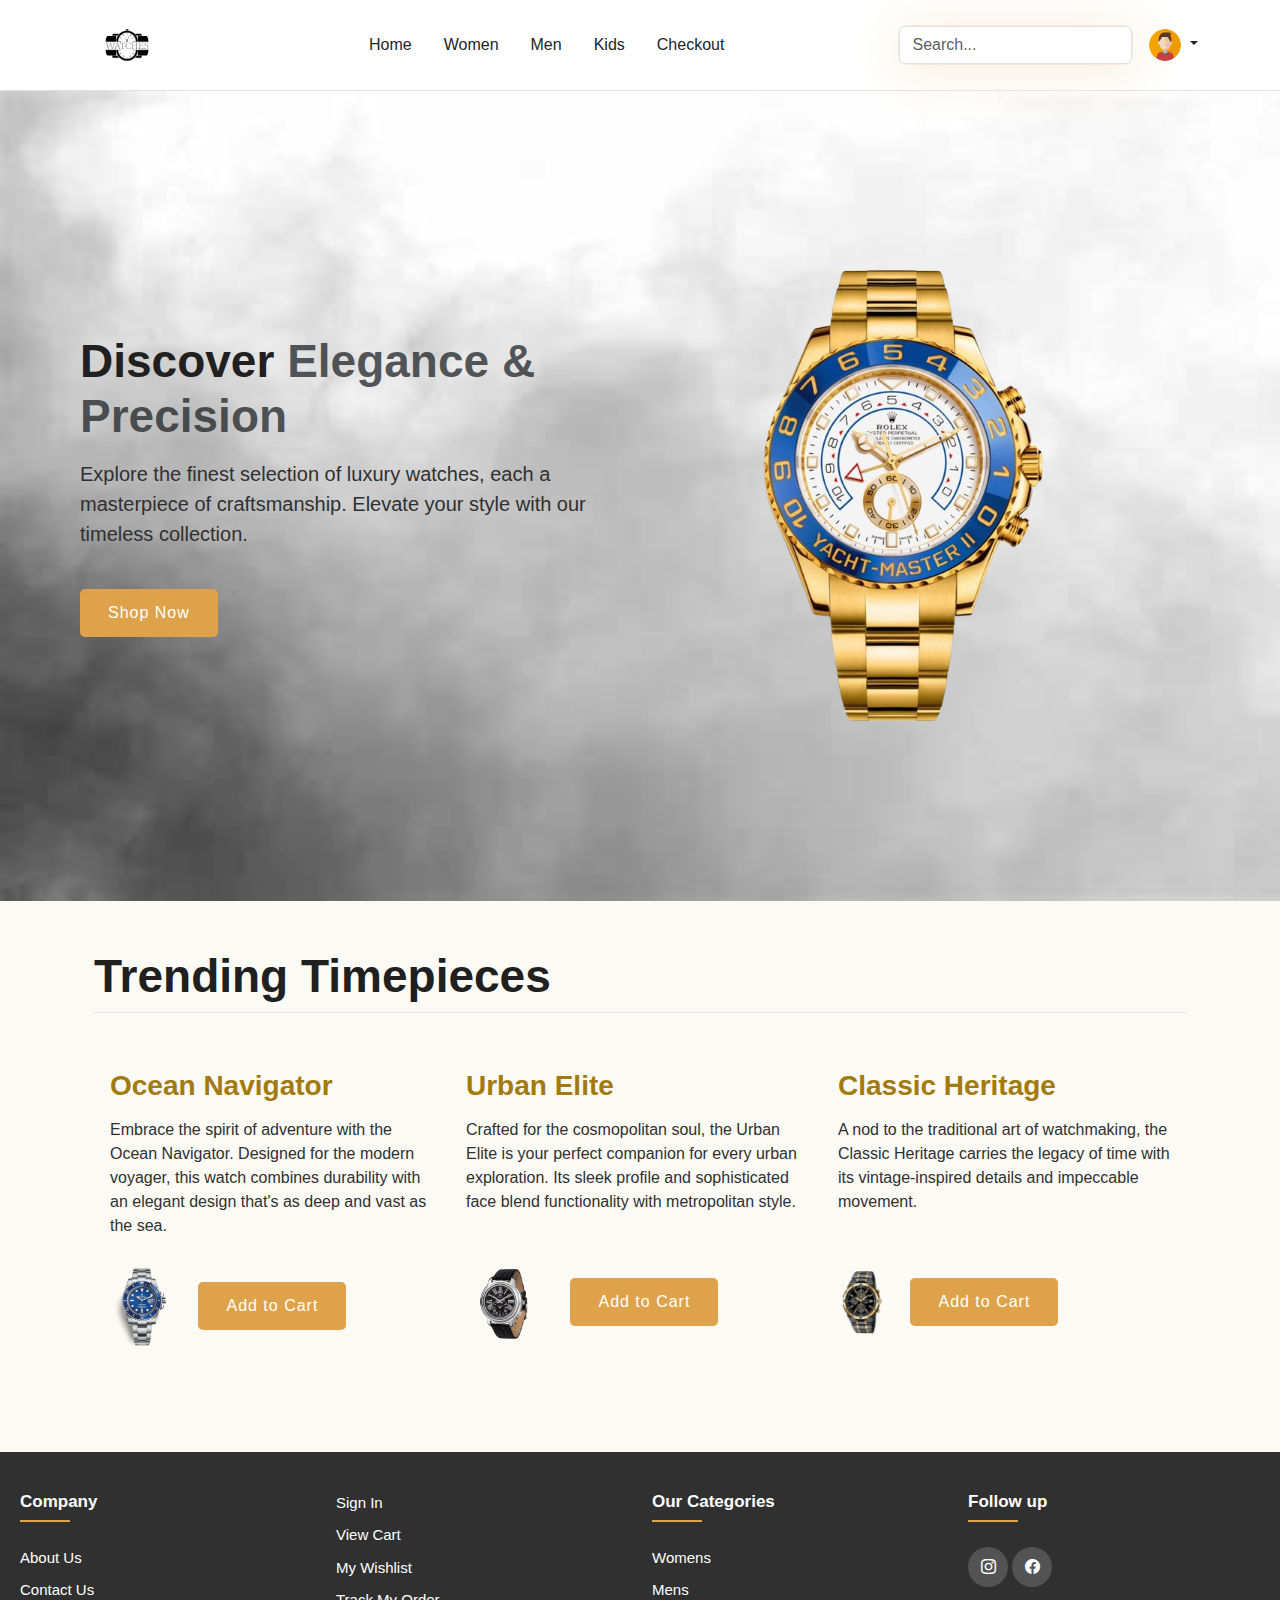
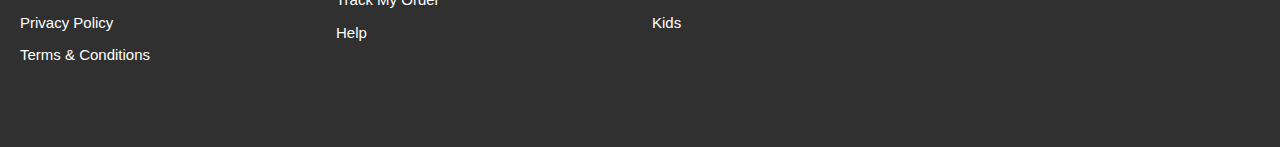
<file: index.html>
<!doctype html>
<html lang="en">
  <head>
    <meta charset="UTF-8" />
    <meta name="viewport" content="width=device-width, initial-scale=1.0" />
    <title>Ecommerce</title>
    <link rel="icon" href="images/logo2.png" />
    <link href="https://cdn.jsdelivr.net/npm/bootstrap@5.1.3/dist/css/bootstrap.min.css" rel="stylesheet">
    <link
      rel="stylesheet"
      href="https://cdn.jsdelivr.net/npm/bootstrap-icons@1.11.3/font/bootstrap-icons.min.css"
    />
    <link rel="stylesheet" href="css/style.css" />
  </head>
  <body>
    <header
      class="d-flex flex-wrap align-items-center justify-content-center justify-content-md-between border-bottom headbg"
    >
      <div class="container">
        <div
          class="d-flex flex-wrap align-items-center justify-content-center justify-content-lg-start"
        >
          <a
            href="/"
            class="d-flex align-items-center col-md-3 mb-2 mb-md-0 text-dark text-decoration-none"
          >
            <img
              src="images/logo2.png"
              alt="logo"
              width="90"
              role="img"
              aria-label="Bootstrap"
            />
            <svg
              class="bi me-2"
              width="40"
              height="32"
              role="img"
              aria-label="Bootstrap"
            >
              <use xlink:href="#bootstrap"></use>
            </svg>
          </a>
          <ul
            class="nav col-12 col-lg-auto me-lg-auto mb-2 justify-content-center mb-md-0"
          >
            <li class="nav-item nav-custom">
              <a href="index.html" class="nav-link px-2 link-dark">Home</a>
            </li>
            <li class="nav-item nav-custom">
              <a href="product.html" class="nav-link px-2 link-dark">Women</a>
            </li>
            <li class="nav-item nav-custom">
              <a href="product.html" class="nav-link px-2 link-dark">Men</a>
            </li>
            <li class="nav-item nav-custom">
              <a href="product.html" class="nav-link px-2 link-dark">Kids</a>
            </li>
            <li class="nav-item nav-custom">
              <a href="checkout.html" class="nav-link px-2 link-dark"
                >Checkout</a
              >
            </li>
          </ul>
          <form class="col-12 col-lg-auto mb-3 mb-lg-0 me-lg-3">
            <input
              type="search"
              class="form-control"
              placeholder="Search..."
              aria-label="Search"
            />
          </form>

          <div class="dropdown text-end">
            <a
              href="#"
              class="d-block link-dark text-decoration-none dropdown-toggle"
              id="dropdownUser1"
              data-bs-toggle="dropdown"
              aria-expanded="false"
            >
              <img
                src="images/profile.png"
                alt="mdo"
                width="32"
                height="32"
                class="rounded-circle"
              />
            </a>
            <ul
              class="dropdown-menu text-small"
              aria-labelledby="dropdownUser1"
            >
              <li>
                <a class="dropdown-item" href="register.html">Register</a>
              </li>
              <li><a class="dropdown-item" href="cart.html">Cart</a></li>
              <li><a class="dropdown-item" href="#">Settings</a></li>
              <li><a class="dropdown-item" href="#">Profile</a></li>
              <li>
                <hr class="dropdown-divider" />
              </li>

              <li>
                <a class="dropdown-item" href="login.html">Sign In</a>
              </li>
              <li><a class="dropdown-item" href="#">Sign out</a></li>
            </ul>
          </div>
        </div>
      </div>
    </header>
    <section class="hero">
      <div class="row featurette">
        <div class="col-md-6">
          <br /><br /><br />
          <h2 class="featurette-heading">
            Discover
            <span class="text-muted">Elegance & Precision</span>
          </h2>
          <p class="lead">
            Explore the finest selection of luxury watches, each a masterpiece
            of craftsmanship. Elevate your style with our timeless collection.
          </p>
          <a
            href="product.html"
            class="button text-decoration-none"
            data-aos="zoom-in-up"
            data-aos-easing="linear"
            >Shop Now</a
          >
        </div>
        <div class="col-8 col-sm-6">
          <img src="./images/watch.png" alt="watchhome" id="heroimage" />
        </div>
      </div>
    </section>
    <section class="hsb">
      <div class="container px-4 py-5" id="hanging-icons">
        <h2 class="pb-2 border-bottom">Trending Timepieces</h2>
        <div class="row g-4 py-5 row-cols-1 row-cols-lg-3">
          <div class="col d-flex align-items-start">
            <div
              class="icon-square bg-light text-dark flex-shrink-0 me-3"
            ></div>
            <div>
              <h3 class="home-h3">Ocean Navigator</h3>
              <p>
                Embrace the spirit of adventure with the Ocean Navigator.
                Designed for the modern voyager, this watch combines durability
                with an elegant design that's as deep and vast as the sea.
              </p>
              <img src="images/watch05.png" alt="homewatch" id="homewatch1" />
              <a
                href="cart.html"
                class="button text-decoration-none"
                data-aos="zoom-in-up"
                data-aos-easing="linear"
                >Add to Cart</a
              >
            </div>
          </div>
          <div>
            <h3 class="home-h3">Urban Elite</h3>
            <p>
              Crafted for the cosmopolitan soul, the Urban Elite is your perfect
              companion for every urban exploration. Its sleek profile and
              sophisticated face blend functionality with metropolitan style.
            </p>
            <br />
            <img src="images/watch06.png" alt="homewatch" id="homewatch2" />
            <a
              href="cart.html"
              class="button text-decoration-none"
              data-aos="zoom-in-up"
              data-aos-easing="linear"
              >Add to Cart</a
            >
          </div>
          <div>
            <h3 class="home-h3">Classic Heritage</h3>
            <p>
              A nod to the traditional art of watchmaking, the Classic Heritage
              carries the legacy of time with its vintage-inspired details and
              impeccable movement.
            </p>
            <br />
            <img src="images/watch04.png" alt="homewatch" id="homewatch3" />
            <a
              href="cart.html"
              class="button text-decoration-none"
              data-aos="zoom-in-up"
              data-aos-easing="linear"
              >Add to Cart</a
            >
          </div>
        </div>
      </div>
    </section>
    <footer>
      <section class="footer container-fluid">
        <div class="row">
          <div class="footer-col col-md-3">
            <h4>Company</h4>
            <a href="#" class="text-decoration-none">About Us</a>
            <a href="#" class="text-decoration-none">Contact Us</a>
            <a href="#" class="text-decoration-none">Privacy Policy</a>
            <a href="#" class="text-decoration-none">Terms & Conditions</a>
          </div>
          <div class="footer-col col-md-3">
            <a href="#" class="text-decoration-none">Sign In</a>
            <a href="#" class="text-decoration-none">View Cart</a>
            <a href="#" class="text-decoration-none">My Wishlist</a>
            <a href="#" class="text-decoration-none">Track My Order</a>
            <a href="#" class="text-decoration-none">Help</a>
          </div>
          <div class="footer-col col-md-3">
            <h4>Our Categories</h4>
            <a href="#" class="text-decoration-none">Womens</a>
            <a href="#" class="text-decoration-none">Mens</a>
            <a href="#" class="text-decoration-none">Kids</a>
          </div>
          <div class="footer-col col-md-3">
            <h4>Follow up</h4>
            <div class="social-links">
              <a href="https://www.instagram.com/"
                ><i class="bi bi-instagram"></i
              ></a>
              <a href="https://www.facebook.com/"
                ><i class="bi bi-facebook"></i
              ></a>
            </div>
          </div>
        </div>
      </section>
    </footer>
    <script
      src="https://cdn.jsdelivr.net/npm/bootstrap@5.3.3/dist/js/bootstrap.bundle.min.js"
      integrity="sha384-YvpcrYf0tY3lHB60NNkmXc5s9fDVZLESaAA55NDzOxhy9GkcIdslK1eN7N6jIeHz"
      crossorigin="anonymous"
    ></script>
  </body>
</html>
</file>
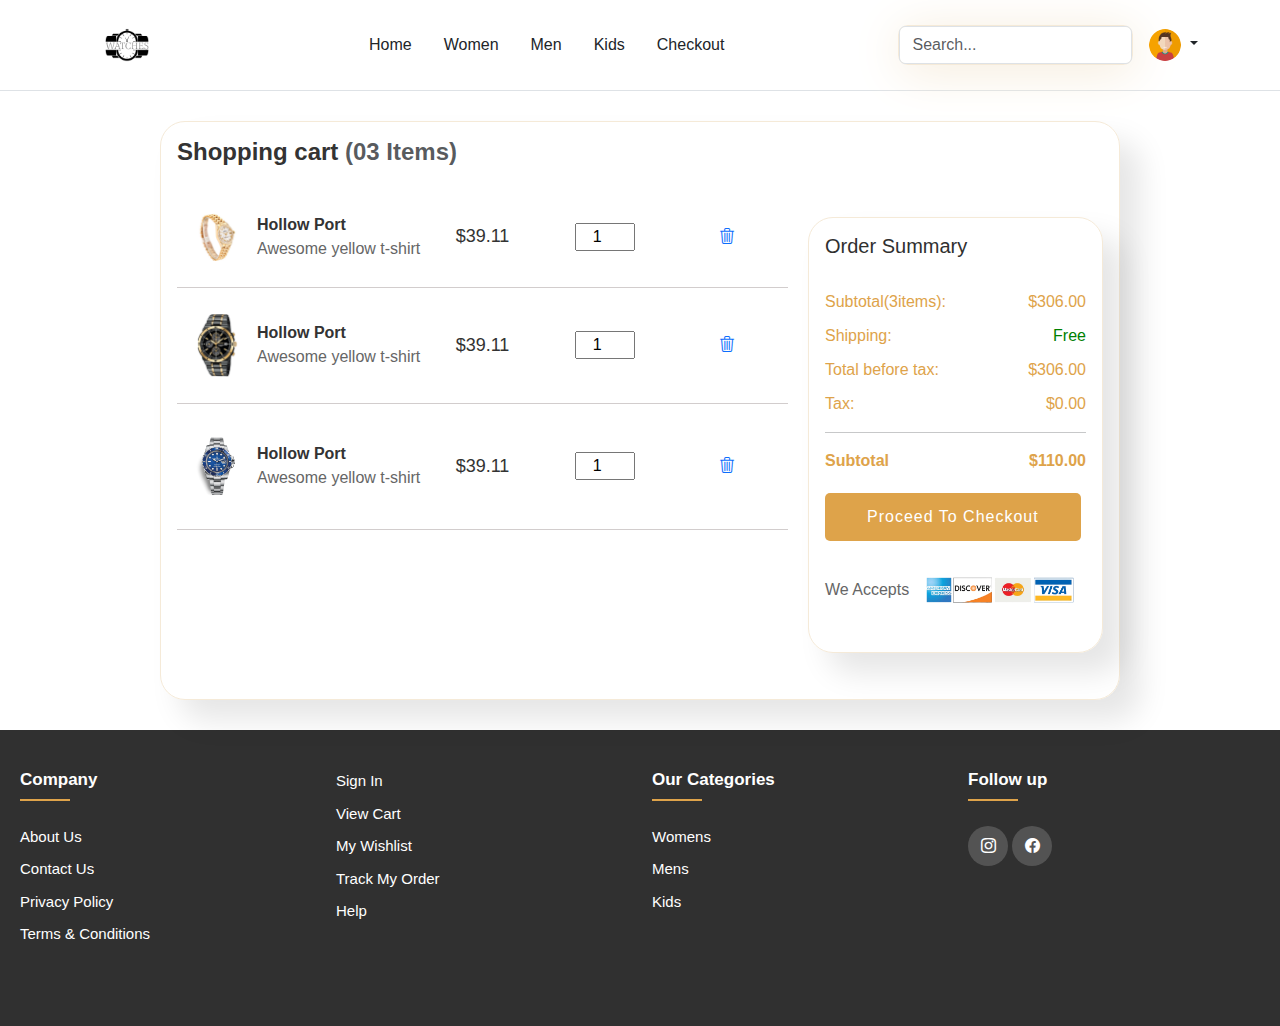
<file: cart.html>
<!doctype html>
<html lang="en">
  <head>
    <meta charset="UTF-8" />
    <meta name="viewport" content="width=device-width, initial-scale=1.0" />
    <title>Ecommerce</title>
    <link rel="icon" href="images/logo2.png" />
    <link
      href="https://cdn.jsdelivr.net/npm/bootstrap@5.1.3/dist/css/bootstrap.min.css"
      rel="stylesheet"
    />
    <link
      rel="stylesheet"
      href="https://cdn.jsdelivr.net/npm/bootstrap-icons@1.11.3/font/bootstrap-icons.min.css"
    />
    <link rel="stylesheet" href="css/style.css" />
  </head>
  <body>
    <header
      class="d-flex flex-wrap align-items-center justify-content-center justify-content-md-between border-bottom headbg"
    >
      <div class="container">
        <div
          class="d-flex flex-wrap align-items-center justify-content-center justify-content-lg-start"
        >
          <a
            href="/"
            class="d-flex align-items-center col-md-3 mb-2 mb-md-0 text-dark text-decoration-none"
          >
            <img
              src="images/logo2.png"
              alt="logo"
              width="90"
              role="img"
              aria-label="Bootstrap"
            />
            <svg
              class="bi me-2"
              width="40"
              height="32"
              role="img"
              aria-label="Bootstrap"
            >
              <use xlink:href="#bootstrap"></use>
            </svg>
          </a>
          <ul
            class="nav col-12 col-lg-auto me-lg-auto mb-2 justify-content-center mb-md-0"
          >
            <li class="nav-item nav-custom">
              <a href="index.html" class="nav-link px-2 link-dark">Home</a>
            </li>
            <li class="nav-item nav-custom">
              <a href="product.html" class="nav-link px-2 link-dark">Women</a>
            </li>
            <li class="nav-item nav-custom">
              <a href="product.html" class="nav-link px-2 link-dark">Men</a>
            </li>
            <li class="nav-item nav-custom">
              <a href="product.html" class="nav-link px-2 link-dark">Kids</a>
            </li>
            <li class="nav-item nav-custom">
              <a href="checkout.html" class="nav-link px-2 link-dark"
                >Checkout</a
              >
            </li>
          </ul>
          <form class="col-12 col-lg-auto mb-3 mb-lg-0 me-lg-3">
            <input
              type="search"
              class="form-control"
              placeholder="Search..."
              aria-label="Search"
            />
          </form>

          <div class="dropdown text-end">
            <a
              href="#"
              class="d-block link-dark text-decoration-none dropdown-toggle"
              id="dropdownUser1"
              data-bs-toggle="dropdown"
              aria-expanded="false"
            >
              <img
                src="images/profile.png"
                alt="mdo"
                width="32"
                height="32"
                class="rounded-circle"
              />
            </a>
            <ul
              class="dropdown-menu text-small"
              aria-labelledby="dropdownUser1"
            >
              <li>
                <a class="dropdown-item" href="register.html">Register</a>
              </li>
              <li><a class="dropdown-item" href="cart.html">Cart</a></li>
              <li><a class="dropdown-item" href="#">Settings</a></li>
              <li><a class="dropdown-item" href="#">Profile</a></li>
              <li>
                <hr class="dropdown-divider" />
              </li>

              <li>
                <a class="dropdown-item" href="login.html">Sign In</a>
              </li>
              <li><a class="dropdown-item" href="#">Sign out</a></li>
            </ul>
          </div>
        </div>
      </div>
    </header>
    <main>
      <div class="cart-container productCol-cart">
        <h2 class="cart-heading">
          Shopping cart <span class="text-muted">(03 Items)</span>
        </h2>
        <div class="cart-content">
          <div class="cart-items">
            <div class="cart-item">
              <div class="product-info">
                <img
                  src="images/watch03.jpeg"
                  alt="Hollow Port"
                  class="cartProduct"
                />
                <div class="product-details">
                  <span class="product-name">Hollow Port</span>
                  <span class="product-description"
                    >Awesome yellow t-shirt</span
                  >
                </div>
              </div>
              <div class="product-pricing">
                <span class="price">$39.11</span>
              </div>
              <div class="product-quantity">
                <input type="number" value="1" class="quantity-input" />
              </div>
              <div class="product-removal">
                <a href="#"><i class="bi bi-trash3"></i></a>
              </div>
            </div>
            <div class="cart-item">
              <div class="product-info">
                <img
                  src="images/watch04.png"
                  alt="Hollow Port"
                  class="cartProduct"
                />
                <div class="product-details">
                  <span class="product-name">Hollow Port</span>
                  <span class="product-description"
                    >Awesome yellow t-shirt</span
                  >
                </div>
              </div>
              <div class="product-pricing">
                <span class="price">$39.11</span>
              </div>
              <div class="product-quantity">
                <input type="number" value="1" class="quantity-input" />
              </div>
              <div class="product-removal">
                <a href="#"><i class="bi bi-trash3"></i></a>
              </div>
            </div>
            <div class="cart-item">
              <div class="product-info">
                <img
                  src="images/watch05.png"
                  alt="Hollow Port"
                  class="cartProduct"
                />
                <div class="product-details">
                  <span class="product-name">Hollow Port</span>
                  <span class="product-description"
                    >Awesome yellow t-shirt</span
                  >
                </div>
              </div>
              <div class="product-pricing">
                <span class="price">$39.11</span>
              </div>
              <div class="product-quantity">
                <input type="number" value="1" class="quantity-input" />
              </div>
              <div class="product-removal">
                <a href="#"><i class="bi bi-trash3"></i></a>
              </div>
            </div>
          </div>
          <div class="cart-container productCol-cart">
            <h4>Order Summary</h4>
            <br />
            <div class="total-section">
              <div class="subtotal">
                <span class="label">Subtotal(3items):</span>
                <span class="amount">$306.00</span>
              </div>
              <div class="subtotal">
                <span class="label">Shipping:</span>
                <span id="freeText">Free</span>
              </div>
              <div class="subtotal">
                <span class="label">Total before tax:</span>
                <span class="amount">$306.00</span>
              </div>
              <div class="subtotal">
                <span class="label">Tax:</span>
                <span class="amount">$0.00</span>
              </div>
              <hr />
              <div class="total">
                <span class="label">Subtotal</span>
                <span class="amount">$110.00</span>
              </div>
              <a href="checkout.html" class="button-p3">Proceed To Checkout</a>
              <div class="payment-methods">
                <br />
                We Accepts
                <img src="images/weaccept.png" alt="..." id="cartImage" />
              </div>
            </div>
          </div>
        </div>
      </div>
    </main>
    <footer>
      <section class="footer container-fluid">
        <div class="row">
          <div class="footer-col col-md-3">
            <h4>Company</h4>
            <a href="#" class="text-decoration-none">About Us</a>
            <a href="#" class="text-decoration-none">Contact Us</a>
            <a href="#" class="text-decoration-none">Privacy Policy</a>
            <a href="#" class="text-decoration-none">Terms & Conditions</a>
          </div>
          <div class="footer-col col-md-3">
            <a href="#" class="text-decoration-none">Sign In</a>
            <a href="#" class="text-decoration-none">View Cart</a>
            <a href="#" class="text-decoration-none">My Wishlist</a>
            <a href="#" class="text-decoration-none">Track My Order</a>
            <a href="#" class="text-decoration-none">Help</a>
          </div>
          <div class="footer-col col-md-3">
            <h4>Our Categories</h4>
            <a href="#" class="text-decoration-none">Womens</a>
            <a href="#" class="text-decoration-none">Mens</a>
            <a href="#" class="text-decoration-none">Kids</a>
          </div>
          <div class="footer-col col-md-3">
            <h4>Follow up</h4>
            <div class="social-links">
              <a href="https://www.instagram.com/"
                ><i class="bi bi-instagram"></i
              ></a>
              <a href="https://www.facebook.com/"
                ><i class="bi bi-facebook"></i
              ></a>
            </div>
          </div>
        </div>
      </section>
    </footer>
    <script
      src="https://cdn.jsdelivr.net/npm/bootstrap@5.3.3/dist/js/bootstrap.bundle.min.js"
      integrity="sha384-YvpcrYf0tY3lHB60NNkmXc5s9fDVZLESaAA55NDzOxhy9GkcIdslK1eN7N6jIeHz"
      crossorigin="anonymous"
    ></script>
  </body>
</html>
</file>
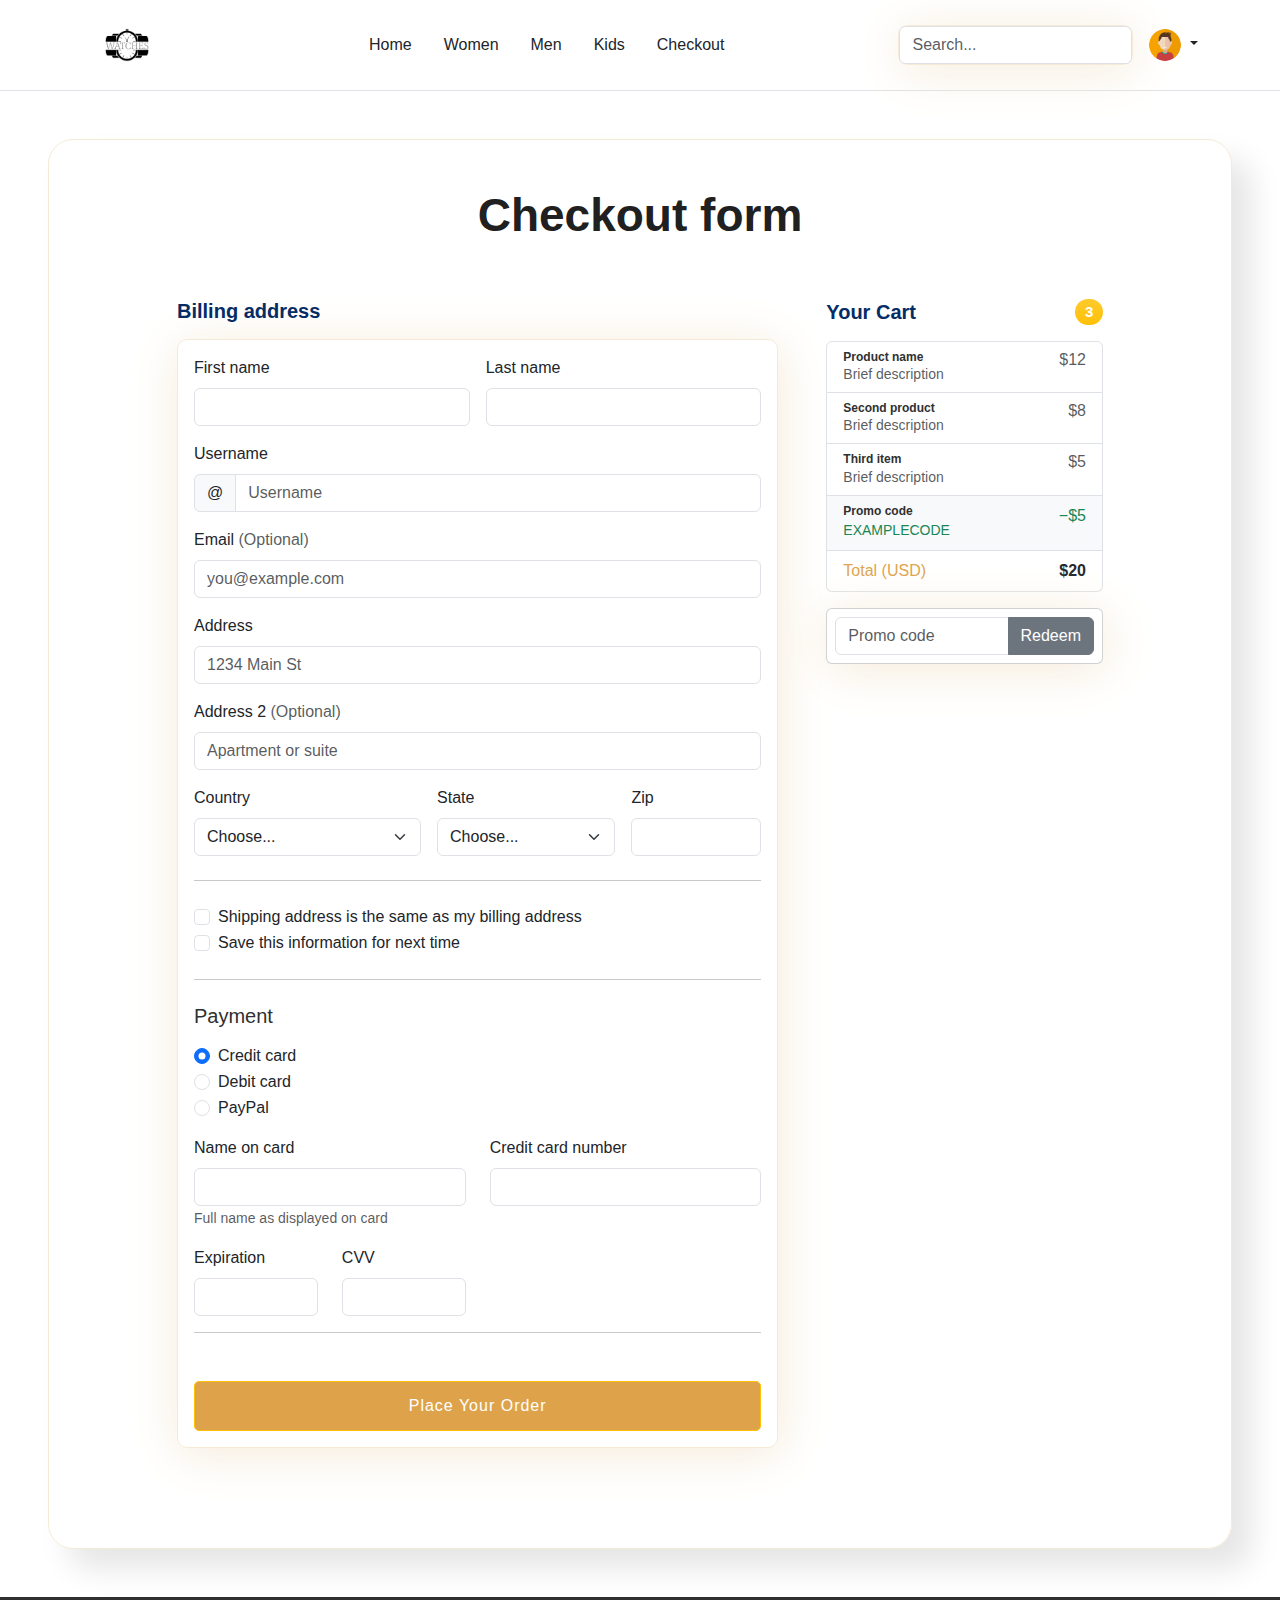
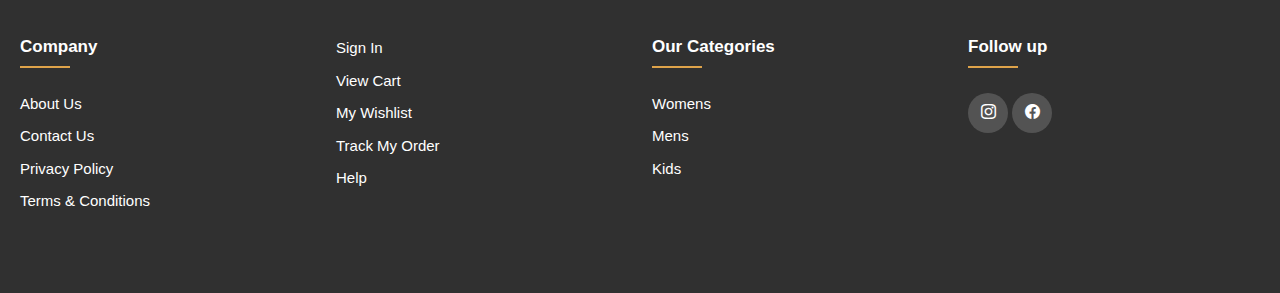
<file: checkout.html>
<!doctype html>
<html lang="en">
  <head>
    <meta charset="UTF-8" />
    <meta name="viewport" content="width=device-width, initial-scale=1.0" />
    <title>Ecommerce</title>
    <link rel="icon" href="images/logo2.png" />
    <link href="https://cdn.jsdelivr.net/npm/bootstrap@5.1.3/dist/css/bootstrap.min.css" rel="stylesheet">
    <link
      rel="stylesheet"
      href="https://cdn.jsdelivr.net/npm/bootstrap-icons@1.11.3/font/bootstrap-icons.min.css"
    />
    <link rel="stylesheet" href="css/style.css" />
  </head>
  <body>
    <header
      class="d-flex flex-wrap align-items-center justify-content-center justify-content-md-between border-bottom headbg"
    >
      <div class="container">
        <div
          class="d-flex flex-wrap align-items-center justify-content-center justify-content-lg-start"
        >
          <a
            href="/"
            class="d-flex align-items-center col-md-3 mb-2 mb-md-0 text-dark text-decoration-none"
          >
            <img
              src="images/logo2.png"
              alt="logo"
              width="90"
              role="img"
              aria-label="Bootstrap"
            />
            <svg
              class="bi me-2"
              width="40"
              height="32"
              role="img"
              aria-label="Bootstrap"
            >
              <use xlink:href="#bootstrap"></use>
            </svg>
          </a>
          <ul
            class="nav col-12 col-lg-auto me-lg-auto mb-2 justify-content-center mb-md-0"
          >
            <li class="nav-item nav-custom">
              <a href="index.html" class="nav-link px-2 link-dark">Home</a>
            </li>
            <li class="nav-item nav-custom">
              <a href="product.html" class="nav-link px-2 link-dark">Women</a>
            </li>
            <li class="nav-item nav-custom">
              <a href="product.html" class="nav-link px-2 link-dark">Men</a>
            </li>
            <li class="nav-item nav-custom">
              <a href="product.html" class="nav-link px-2 link-dark">Kids</a>
            </li>
            <li class="nav-item nav-custom">
              <a href="checkout.html" class="nav-link px-2 link-dark"
                >Checkout</a
              >
            </li>
          </ul>
          <form class="col-12 col-lg-auto mb-3 mb-lg-0 me-lg-3">
            <input
              type="search"
              class="form-control"
              placeholder="Search..."
              aria-label="Search"
            />
          </form>

          <div class="dropdown text-end">
            <a
              href="#"
              class="d-block link-dark text-decoration-none dropdown-toggle"
              id="dropdownUser1"
              data-bs-toggle="dropdown"
              aria-expanded="false"
            >
              <img
                src="images/profile.png"
                alt="mdo"
                width="32"
                height="32"
                class="rounded-circle"
              />
            </a>
            <ul
              class="dropdown-menu text-small"
              aria-labelledby="dropdownUser1"
            >
              <li>
                <a class="dropdown-item" href="register.html">Register</a>
              </li>
              <li><a class="dropdown-item" href="cart.html">Cart</a></li>
              <li><a class="dropdown-item" href="#">Settings</a></li>
              <li><a class="dropdown-item" href="#">Profile</a></li>
              <li>
                <hr class="dropdown-divider" />
              </li>

              <li>
                <a class="dropdown-item" href="login.html">Sign In</a>
              </li>
              <li><a class="dropdown-item" href="#">Sign out</a></li>
            </ul>
          </div>
        </div>
      </div>
    </header>
    <main class="checkout-css productCol-checkout">
      <div class="py-5 text-center">
        <h2>Checkout form</h2>
      </div>

      <div class="row g-5">
        <div class="col-md-5 col-lg-4 order-md-last">
          <h4 class="d-flex justify-content-between align-items-center mb-3">
            <span class="text-primary-emphasis"><b>Your Cart</b></span>
            <span class="badge bg-warning bg-gradient rounded-pill">3</span>
          </h4>
          <ul class="list-group mb-3">
            <li class="list-group-item d-flex justify-content-between lh-sm">
              <div>
                <h6 class="my-0">Product name</h6>
                <small class="text-muted">Brief description</small>
              </div>
              <span class="text-muted">$12</span>
            </li>
            <li class="list-group-item d-flex justify-content-between lh-sm">
              <div>
                <h6 class="my-0">Second product</h6>
                <small class="text-muted">Brief description</small>
              </div>
              <span class="text-muted">$8</span>
            </li>
            <li class="list-group-item d-flex justify-content-between lh-sm">
              <div>
                <h6 class="my-0">Third item</h6>
                <small class="text-muted">Brief description</small>
              </div>
              <span class="text-muted">$5</span>
            </li>
            <li class="list-group-item d-flex justify-content-between bg-light">
              <div class="text-success">
                <h6 class="my-0">Promo code</h6>
                <small>EXAMPLECODE</small>
              </div>
              <span class="text-success">−$5</span>
            </li>
            <li class="list-group-item d-flex justify-content-between">
              <span>Total (USD)</span>
              <strong>$20</strong>
            </li>
          </ul>

          <form class="card p-2">
            <div class="input-group">
              <input
                type="text"
                class="form-control"
                placeholder="Promo code"
              />
              <button type="submit" class="btn btn-secondary">Redeem</button>
            </div>
          </form>
        </div>
        <div class="col-md-7 col-lg-8">
          <h4 class="text-primary-emphasis mb-3"><b>Billing address</b></h4>
          <form class="needs-validation" novalidate="" id="userInfoContainer">
            <div class="row g-3">
              <div class="col-sm-6">
                <label for="firstName" class="form-label">First name</label>
                <input
                  type="text"
                  class="form-control"
                  id="firstName"
                  placeholder=""
                  value=""
                  required=""
                />
                <div class="invalid-feedback">
                  Valid first name is required.
                </div>
              </div>

              <div class="col-sm-6">
                <label for="lastName" class="form-label">Last name</label>
                <input
                  type="text"
                  class="form-control"
                  id="lastName"
                  placeholder=""
                  value=""
                  required=""
                />
                <div class="invalid-feedback">Valid last name is required.</div>
              </div>

              <div class="col-12">
                <label for="username" class="form-label">Username</label>
                <div class="input-group has-validation">
                  <span class="input-group-text">@</span>
                  <input
                    type="text"
                    class="form-control"
                    id="username"
                    placeholder="Username"
                    required=""
                  />
                  <div class="invalid-feedback">Your username is required.</div>
                </div>
              </div>

              <div class="col-12">
                <label for="email" class="form-label"
                  >Email <span class="text-muted">(Optional)</span></label
                >
                <input
                  type="email"
                  class="form-control"
                  id="email"
                  placeholder="you@example.com"
                />
                <div class="invalid-feedback">
                  Please enter a valid email address for shipping updates.
                </div>
              </div>

              <div class="col-12">
                <label for="address" class="form-label">Address</label>
                <input
                  type="text"
                  class="form-control"
                  id="address"
                  placeholder="1234 Main St"
                  required=""
                />
                <div class="invalid-feedback">
                  Please enter your shipping address.
                </div>
              </div>

              <div class="col-12">
                <label for="address2" class="form-label"
                  >Address 2 <span class="text-muted">(Optional)</span></label
                >
                <input
                  type="text"
                  class="form-control"
                  id="address2"
                  placeholder="Apartment or suite"
                />
              </div>

              <div class="col-md-5">
                <label for="country" class="form-label">Country</label>
                <select class="form-select" id="country" required="">
                  <option value="">Choose...</option>
                  <option>United States</option>
                </select>
                <div class="invalid-feedback">
                  Please select a valid country.
                </div>
              </div>

              <div class="col-md-4">
                <label for="state" class="form-label">State</label>
                <select class="form-select" id="state" required="">
                  <option value="">Choose...</option>
                  <option>California</option>
                </select>
                <div class="invalid-feedback">
                  Please provide a valid state.
                </div>
              </div>

              <div class="col-md-3">
                <label for="zip" class="form-label">Zip</label>
                <input
                  type="text"
                  class="form-control"
                  id="zip"
                  placeholder=""
                  required=""
                />
                <div class="invalid-feedback">Zip code required.</div>
              </div>
            </div>

            <hr class="my-4" />

            <div class="form-check">
              <input
                type="checkbox"
                class="form-check-input"
                id="same-address"
              />
              <label class="form-check-label" for="same-address"
                >Shipping address is the same as my billing address</label
              >
            </div>

            <div class="form-check">
              <input type="checkbox" class="form-check-input" id="save-info" />
              <label class="form-check-label" for="save-info"
                >Save this information for next time</label
              >
            </div>

            <hr class="my-4" />

            <h4 class="mb-3">Payment</h4>

            <div class="my-3">
              <div class="form-check">
                <input
                  id="credit"
                  name="paymentMethod"
                  type="radio"
                  class="form-check-input"
                  checked=""
                  required=""
                />
                <label class="form-check-label" for="credit">Credit card</label>
              </div>
              <div class="form-check">
                <input
                  id="debit"
                  name="paymentMethod"
                  type="radio"
                  class="form-check-input"
                  required=""
                />
                <label class="form-check-label" for="debit">Debit card</label>
              </div>
              <div class="form-check">
                <input
                  id="paypal"
                  name="paymentMethod"
                  type="radio"
                  class="form-check-input"
                  required=""
                />
                <label class="form-check-label" for="paypal">PayPal</label>
              </div>
            </div>

            <div class="row gy-3">
              <div class="col-md-6">
                <label for="cc-name" class="form-label">Name on card</label>
                <input
                  type="text"
                  class="form-control"
                  id="cc-name"
                  placeholder=""
                  required=""
                />
                <small class="text-muted">Full name as displayed on card</small>
                <div class="invalid-feedback">Name on card is required</div>
              </div>

              <div class="col-md-6">
                <label for="cc-number" class="form-label"
                  >Credit card number</label
                >
                <input
                  type="text"
                  class="form-control"
                  id="cc-number"
                  placeholder=""
                  required
                  minlength="12"
                  maxlength="16"
                />
                <div class="invalid-feedback">
                  Credit card number is required
                </div>
              </div>

              <div class="col-md-3">
                <label for="cc-expiration" class="form-label">Expiration</label>
                <input
                  type="text"
                  class="form-control"
                  id="cc-expiration"
                  placeholder=""
                  required=""
                />
                <div class="invalid-feedback">Expiration date required</div>
              </div>

              <div class="col-md-3">
                <label for="cc-cvv" class="form-label">CVV</label>
                <input
                  type="text"
                  class="form-control"
                  id="cc-cvv"
                  placeholder=""
                  required
                  minlength="3"
                  maxlength="3"
                />
                <div class="invalid-feedback">Security code required</div>
              </div>
            </div>
            <hr />
            <button class="w-100 btn btn-warning btn-lg button-p" type="submit">
              Place Your Order
            </button>
          </form>
        </div>
      </div>
    </main>
    <footer>
      <section class="footer container-fluid">
        <div class="row">
          <div class="footer-col col-md-3">
            <h4>Company</h4>
            <a href="#" class="text-decoration-none">About Us</a>
            <a href="#" class="text-decoration-none">Contact Us</a>
            <a href="#" class="text-decoration-none">Privacy Policy</a>
            <a href="#" class="text-decoration-none">Terms & Conditions</a>
          </div>
          <div class="footer-col col-md-3">
            <a href="#" class="text-decoration-none">Sign In</a>
            <a href="#" class="text-decoration-none">View Cart</a>
            <a href="#" class="text-decoration-none">My Wishlist</a>
            <a href="#" class="text-decoration-none">Track My Order</a>
            <a href="#" class="text-decoration-none">Help</a>
          </div>
          <div class="footer-col col-md-3">
            <h4>Our Categories</h4>
            <a href="#" class="text-decoration-none">Womens</a>
            <a href="#" class="text-decoration-none">Mens</a>
            <a href="#" class="text-decoration-none">Kids</a>
          </div>
          <div class="footer-col col-md-3">
            <h4>Follow up</h4>
            <div class="social-links">
              <a href="https://www.instagram.com/"
                ><i class="bi bi-instagram"></i
              ></a>
              <a href="https://www.facebook.com/"
                ><i class="bi bi-facebook"></i
              ></a>
            </div>
          </div>
        </div>
      </section>
    </footer>
    <script
      src="https://cdn.jsdelivr.net/npm/bootstrap@5.3.3/dist/js/bootstrap.bundle.min.js"
      integrity="sha384-YvpcrYf0tY3lHB60NNkmXc5s9fDVZLESaAA55NDzOxhy9GkcIdslK1eN7N6jIeHz"
      crossorigin="anonymous"
    ></script>
  </body>
</html>
</file>
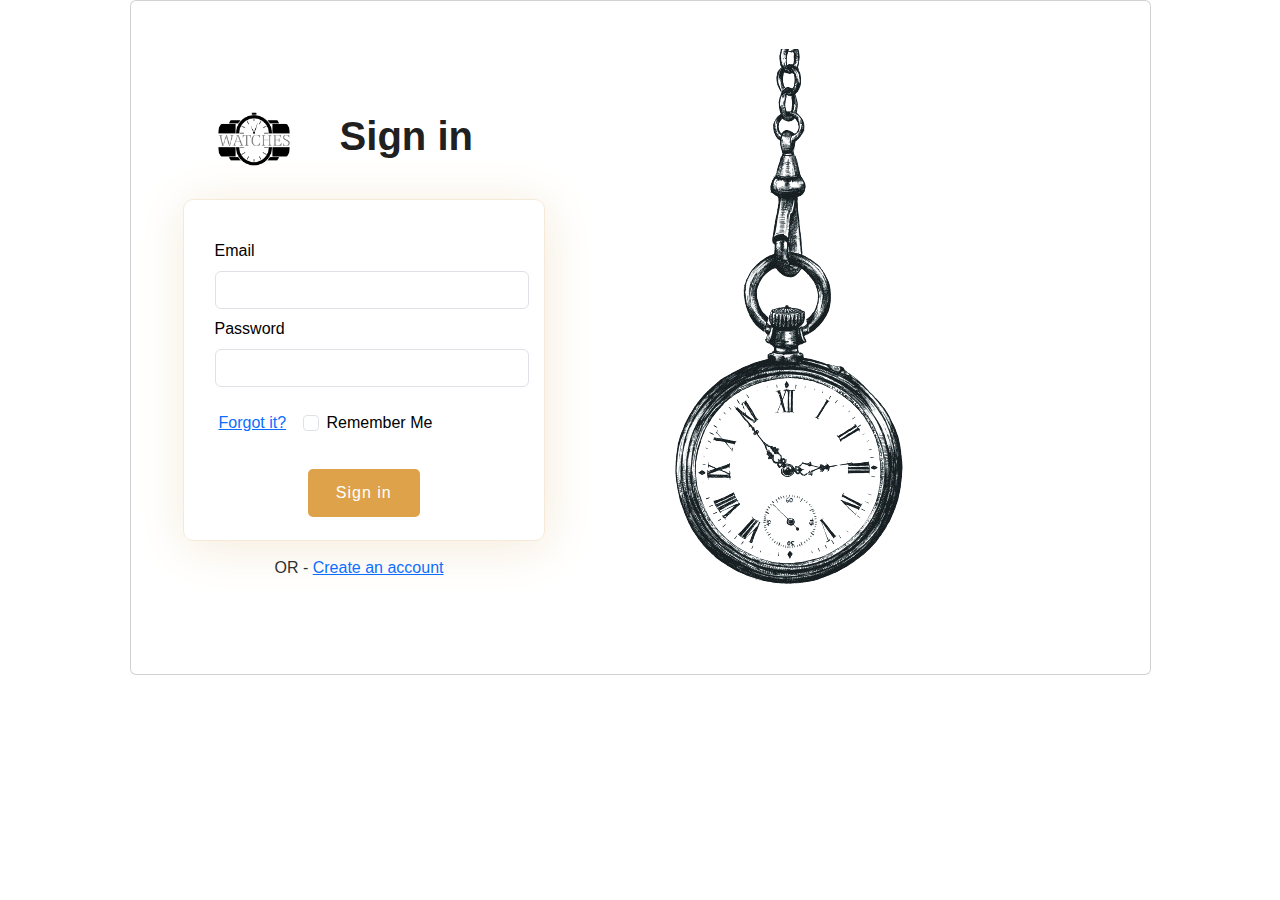
<file: login.html>
<!doctype html>
<html lang="en">
  <head>
    <meta charset="UTF-8" />
    <meta name="viewport" content="width=device-width, initial-scale=1.0" />
    <title>Ecommerce</title>
    <link rel="stylesheet" href="css/boostrap.css" />
    <link rel="icon" href="images/logo2.png" />
    <link
      href="https://cdn.jsdelivr.net/npm/bootstrap@5.1.3/dist/css/bootstrap.min.css"
      rel="stylesheet"
    />
    <link
      rel="stylesheet"
      href="https://cdn.jsdelivr.net/npm/bootstrap-icons@1.11.3/font/bootstrap-icons.min.css"
    />
    <link rel="stylesheet" href="css/style.css" />
  </head>
  <body>
    <main>
      <section class="vh-300">
        <div class="container justify-content-center">
          <div class="row d-flex justify-content-center align-items-center">
            <div class="col-lg-12 col-xl-11">
              <div class="card text-black">
                <div class="card-body p-md-5">
                  <div class="row justify-content-center">
                    <div class="col-lg-6 col-xl-5 order-2 order-lg-1">
                      <p class="h1-p fw-bold align-items-center">
                        <img src="images/logo2.png" alt="image" width="150" />
                        Sign in
                      </p>
                      <form class="mx-2 mx-md-1 form-p">
                        <div class="d-flex flex-row align-items-center mb-2">
                          <i class="fas fa-user fa-lg me-3 fa-fw"></i>
                          <div
                            data-mdb-input-init
                            class="form-outline flex-fill mb-0 mt-4"
                          >
                            <label class="form-label" for="form3Example1c"
                              >Email</label
                            >
                            <input
                              type="text"
                              id="form3Example1c"
                              class="form-control"
                              required
                            />
                          </div>
                        </div>

                        <div class="d-flex flex-row align-items-center">
                          <i class="fas fa-envelope fa-lg me-3 fa-fw"></i>
                          <div
                            data-mdb-input-init
                            class="form-outline flex-fill mb-0"
                          >
                            <label class="form-label" for="form3Example3c"
                              >Password</label
                            >
                            <input
                              type="email"
                              id="form3Example3c"
                              class="form-control"
                              required
                            />
                          </div>
                        </div>
                        <br />
                        <a href="#" class="fs-6 hear">Forgot it?</a>
                        <div class="form-check form-check-inline hear radio-p">
                          <input
                            class="form-check-input me-2"
                            type="checkbox"
                            value=""
                            id="form2Example3c"
                            required
                          />
                          <label class="form-check-label">Remember Me</label>
                        </div>
                        <br />
                        <div class="d-flex justify-content-center mb-lg-2">
                          <a
                            href="index.html"
                            class="button-p text-decoration-none"
                          >
                            Sign in
                          </a>
                        </div>
                      </form>
                      <p id="signInLink" class="align-items-center">
                        OR -
                        <a href="register.html"> Create an account</a>
                      </p>
                    </div>
                    <div
                      class="col-md-10 col-lg-6 col-xl-7 d-flex align-items-center order-1 order-lg-2"
                    >
                      <img
                        src="images/watchregister.png"
                        alt="register"
                        class="img-fluid"
                      />
                    </div>
                  </div>
                </div>
              </div>
            </div>
          </div>
        </div>
        <div></div>
      </section>
    </main>
    <footer></footer>
    <script
      src="https://cdn.jsdelivr.net/npm/bootstrap@5.3.3/dist/js/bootstrap.bundle.min.js"
      integrity="sha384-YvpcrYf0tY3lHB60NNkmXc5s9fDVZLESaAA55NDzOxhy9GkcIdslK1eN7N6jIeHz"
      crossorigin="anonymous"
    ></script>
  </body>
</html>
</file>
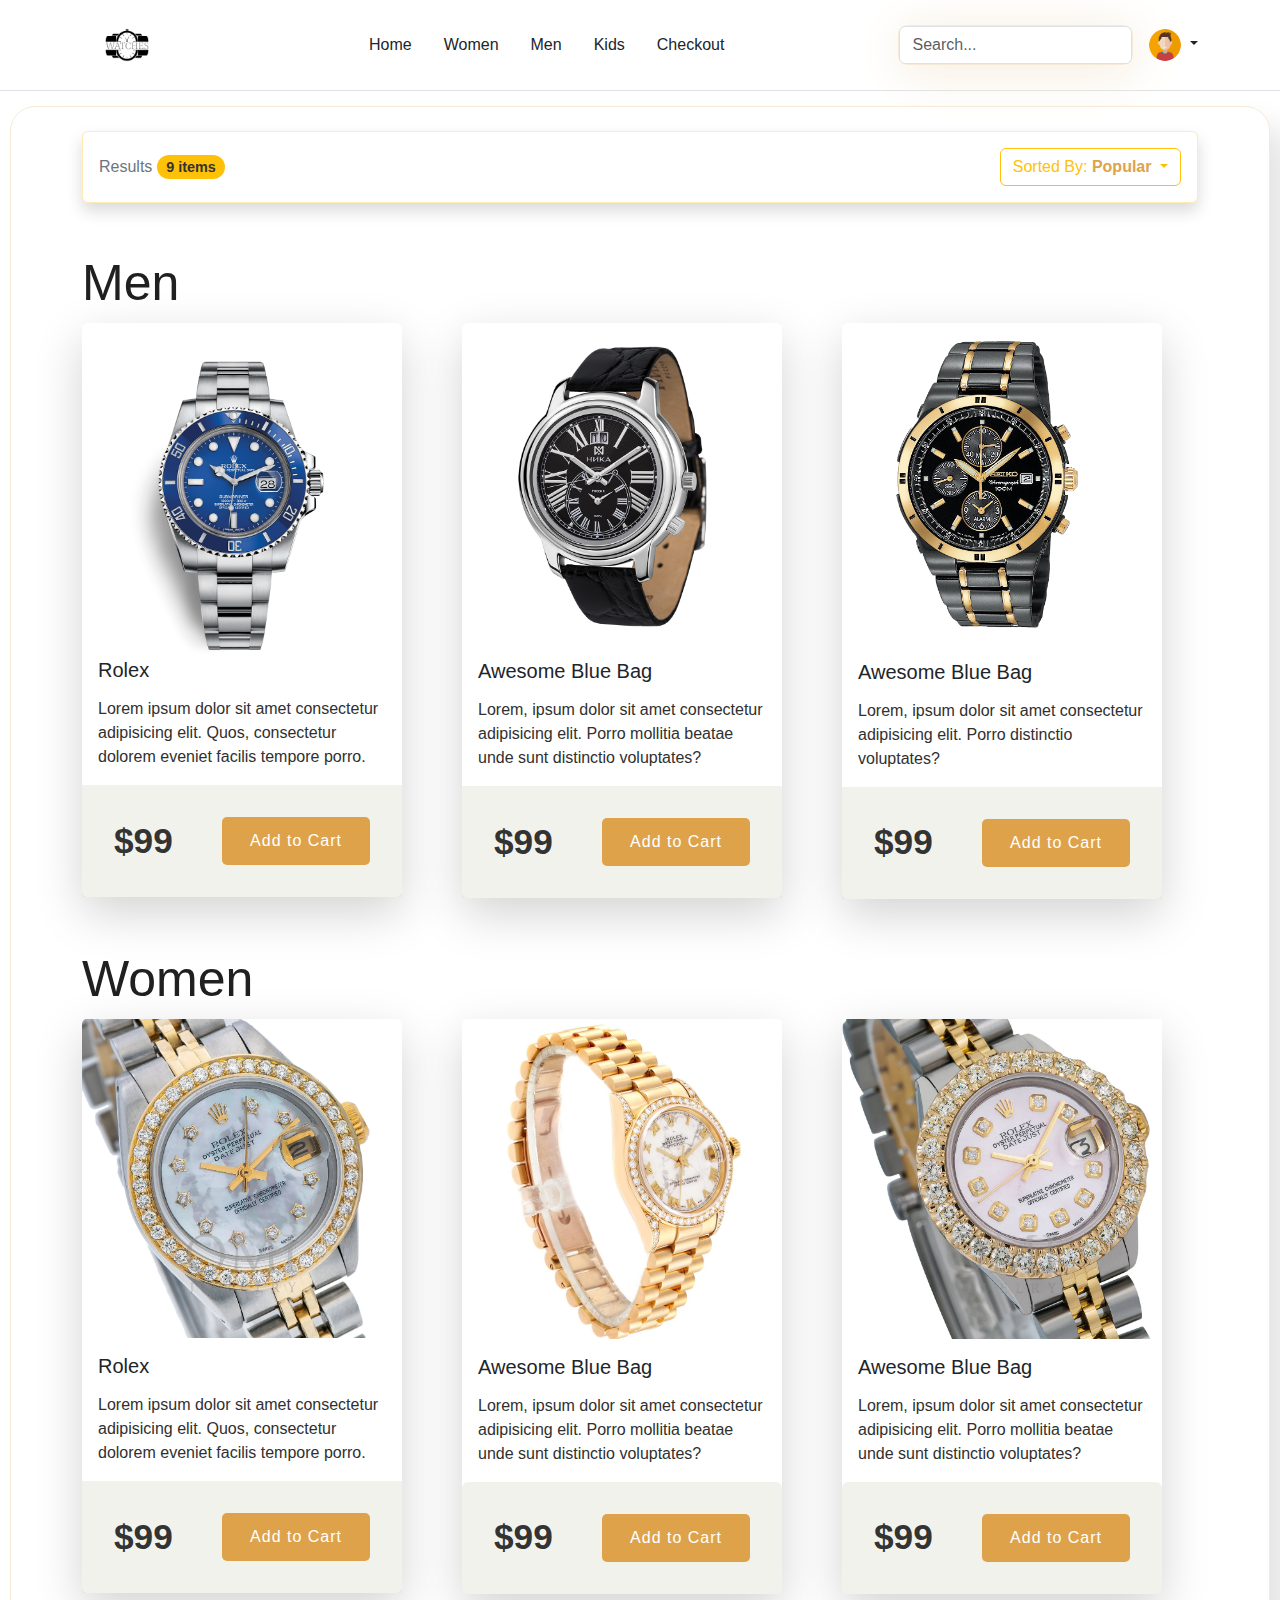
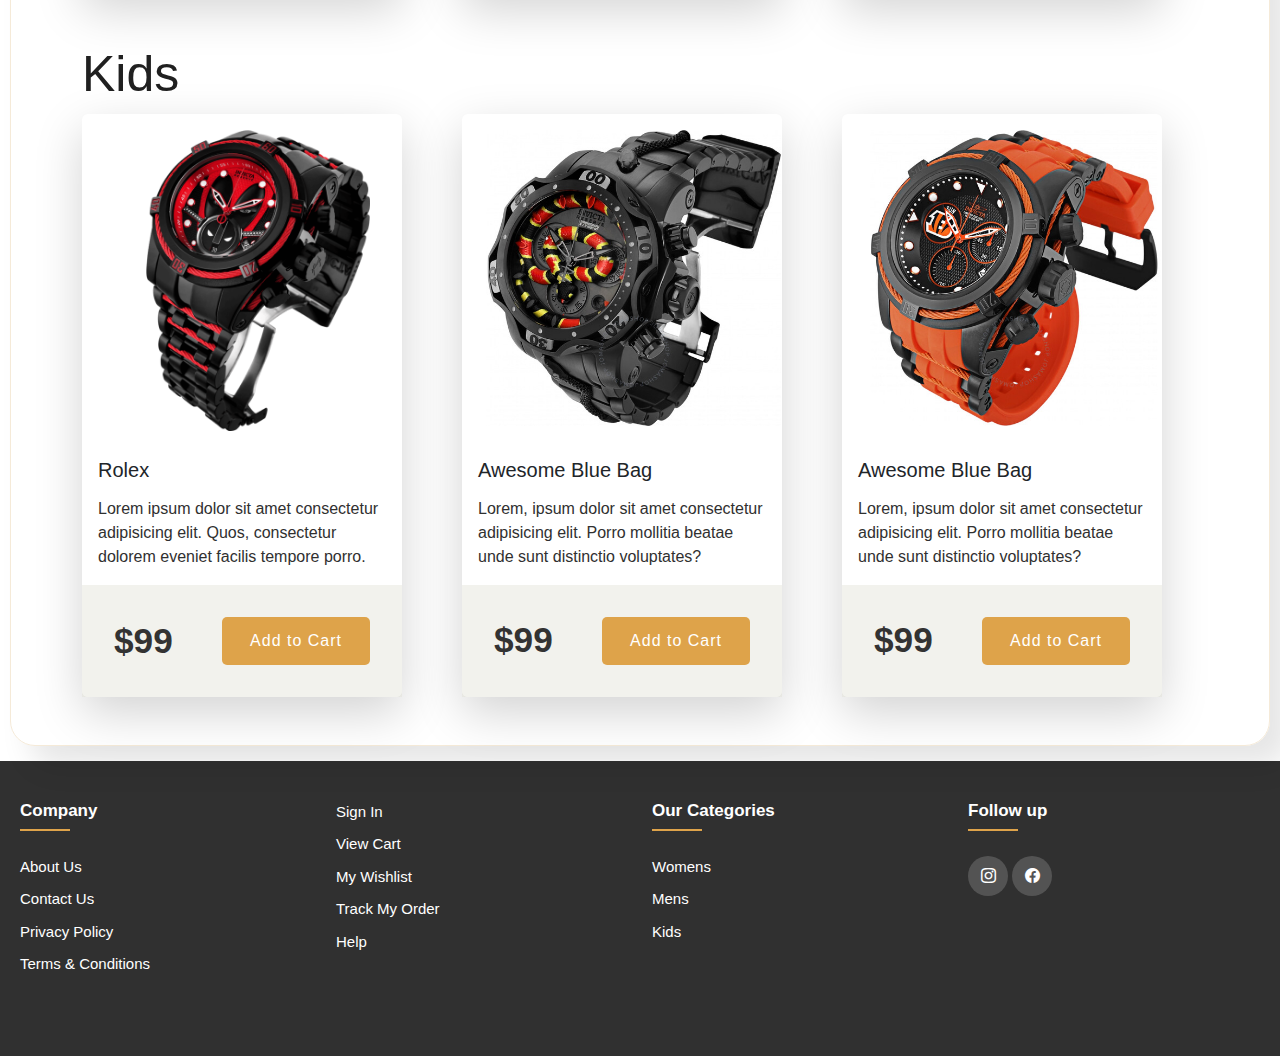
<file: product.html>
<!doctype html>
<html lang="en">
  <head>
    <meta charset="UTF-8" />
    <meta name="viewport" content="width=device-width, initial-scale=1.0" />
    <title>Ecommerce</title>
    <link rel="icon" href="images/logo2.png" />
    <link
      href="https://cdn.jsdelivr.net/npm/bootstrap@5.1.3/dist/css/bootstrap.min.css"
      rel="stylesheet"
    />
    <link
      rel="stylesheet"
      href="https://cdn.jsdelivr.net/npm/bootstrap-icons@1.11.3/font/bootstrap-icons.min.css"
    />
    <style>
      .card {
        width: 20rem;
      }
    </style>
    <link rel="stylesheet" href="css/style.css" />

    <body>
      <header
        class="d-flex flex-wrap align-items-center justify-content-center justify-content-md-between border-bottom headbg"
      >
        <div class="container">
          <div
            class="d-flex flex-wrap align-items-center justify-content-center justify-content-lg-start"
          >
            <a
              href="/"
              class="d-flex align-items-center col-md-3 mb-2 mb-md-0 text-dark text-decoration-none"
            >
              <img
                src="images/logo2.png"
                alt="logo"
                width="90"
                role="img"
                aria-label="Bootstrap"
              />
              <svg
                class="bi me-2"
                width="40"
                height="32"
                role="img"
                aria-label="Bootstrap"
              >
                <use xlink:href="#bootstrap"></use>
              </svg>
            </a>
            <ul
              class="nav col-12 col-lg-auto me-lg-auto mb-2 justify-content-center mb-md-0"
            >
              <li class="nav-item nav-custom">
                <a href="index.html" class="nav-link px-2 link-dark">Home</a>
              </li>
              <li class="nav-item nav-custom">
                <a href="product.html" class="nav-link px-2 link-dark">Women</a>
              </li>
              <li class="nav-item nav-custom">
                <a href="product.html" class="nav-link px-2 link-dark">Men</a>
              </li>
              <li class="nav-item nav-custom">
                <a href="product.html" class="nav-link px-2 link-dark">Kids</a>
              </li>
              <li class="nav-item nav-custom">
                <a href="checkout.html" class="nav-link px-2 link-dark"
                  >Checkout</a
                >
              </li>
            </ul>
            <form class="col-12 col-lg-auto mb-3 mb-lg-0 me-lg-3">
              <input
                type="search"
                class="form-control"
                placeholder="Search..."
                aria-label="Search"
              />
            </form>

            <div class="dropdown text-end">
              <a
                href="#"
                class="d-block link-dark text-decoration-none dropdown-toggle"
                id="dropdownUser1"
                data-bs-toggle="dropdown"
                aria-expanded="false"
              >
                <img
                  src="images/profile.png"
                  alt="mdo"
                  width="32"
                  height="32"
                  class="rounded-circle"
                />
              </a>
              <ul
                class="dropdown-menu text-small"
                aria-labelledby="dropdownUser1"
              >
                <li>
                  <a class="dropdown-item" href="register.html">Register</a>
                </li>
                <li><a class="dropdown-item" href="cart.html">Cart</a></li>
                <li><a class="dropdown-item" href="#">Settings</a></li>
                <li><a class="dropdown-item" href="#">Profile</a></li>
                <li>
                  <hr class="dropdown-divider" />
                </li>

                <li>
                  <a class="dropdown-item" href="login.html">Sign In</a>
                </li>
                <li><a class="dropdown-item" href="#">Sign out</a></li>
              </ul>
            </div>
          </div>
        </div>
      </header>
      <main class="productCol">
        <div class="container mt-4">
          <div class="row">
            <div class="col-12">
              <div
                class="results-bar shadow p-3 mb-5 bg-white rounded d-flex justify-content-between align-items-center"
              >
                <div class="results-count">
                  <span class="text-secondary">Results</span>
                  <span class="badge rounded-pill bg-yellow">9 items</span>
                </div>
                <div class="sort-dropdown">
                  <button
                    class="btn btn-outline-yellow dropdown-toggle"
                    type="button"
                    id="dropdownMenuButton"
                    data-bs-toggle="dropdown"
                    aria-expanded="false"
                  >
                    Sorted By: <span class="current-sort">Popular</span>
                  </button>
                  <ul
                    class="dropdown-menu dropdown-menu-end"
                    aria-labelledby="dropdownMenuButton"
                  >
                    <li><a class="dropdown-item" href="#">Popular</a></li>
                    <li><a class="dropdown-item" href="#">Newest</a></li>
                    <li>
                      <a class="dropdown-item" href="#">Price: Low to High</a>
                    </li>
                    <li>
                      <a class="dropdown-item" href="#">Price: High to Low</a>
                    </li>
                  </ul>
                </div>
              </div>
            </div>
          </div>
        </div>
        <section class="container">
          <h1>Men</h1>
          <div class="row row-cols-1 row-cols-md-2 row-cols-lg-3 g-4">
            <div class="col">
              <div class="card border-0 shadow-lg">
                <img
                  src="images/watch05.png"
                  class="card-img-top product-image"
                  alt="..."
                />
                <div class="card-body">
                  <h5 class="card-title">Rolex</h5>
                  <p class="card-text">
                    Lorem ipsum dolor sit amet consectetur adipisicing elit.
                    Quos, consectetur dolorem eveniet facilis tempore porro.
                  </p>
                </div>
                <div class="card border-0">
                  <div class="card-body product-bg">
                    <div
                      class="d-flex justify-content-between align-items-center m-3"
                    >
                      <h2 class="price-text mb-0">$99</h2>
                      <a href="cart.html" class="button-p1">Add to Cart</a>
                    </div>
                  </div>
                </div>
              </div>
            </div>
            <div class="col">
              <div class="card border-0 shadow-lg">
                <img src="images/watch06.png" class="card-img-top" alt="..." />
                <div class="card-body">
                  <h5 class="card-title">Awesome Blue Bag</h5>
                  <p class="card-text">
                    Lorem, ipsum dolor sit amet consectetur adipisicing elit.
                    Porro mollitia beatae unde sunt distinctio voluptates?
                  </p>
                </div>
                <div class="card border-0">
                  <div class="card-body product-bg">
                    <div
                      class="d-flex justify-content-between align-items-center m-3"
                    >
                      <h2 class="price-text mb-0">$99</h2>
                      <a href="cart.html" class="button-p1">Add to Cart</a>
                    </div>
                  </div>
                </div>
              </div>
            </div>
            <div class="col">
              <div class="card border-0 shadow-lg">
                <img src="images/watch04.png" class="watch3" alt="..." />
                <div class="card-body">
                  <h5 class="card-title">Awesome Blue Bag</h5>
                  <p class="card-text">
                    Lorem, ipsum dolor sit amet consectetur adipisicing elit.
                    Porro distinctio voluptates?
                  </p>
                </div>
                <div class="card border-0">
                  <div class="card-body product-bg">
                    <div
                      class="d-flex justify-content-between align-items-center m-3"
                    >
                      <h2 class="price-text mb-0">$99</h2>
                      <a href="cart.html" class="button-p1">Add to Cart</a>
                    </div>
                  </div>
                </div>
              </div>
            </div>
          </div>
        </section>
        <br /><br />
        <section class="container">
          <h1>Women</h1>
          <div class="row row-cols-1 row-cols-md-2 row-cols-lg-3 g-4">
            <div class="col">
              <div class="card border-0 shadow-lg">
                <img src="images/watch04.webp" class="card-img-top" alt="..." />
                <div class="card-body">
                  <h5 class="card-title">Rolex</h5>
                  <p class="card-text">
                    Lorem ipsum dolor sit amet consectetur adipisicing elit.
                    Quos, consectetur dolorem eveniet facilis tempore porro.
                  </p>
                </div>
                <div class="card border-0">
                  <div class="card-body product-bg">
                    <div
                      class="d-flex justify-content-between align-items-center m-3"
                    >
                      <h2 class="price-text mb-0">$99</h2>
                      <a href="cart.html" class="button-p1">Add to Cart</a>
                    </div>
                  </div>
                </div>
              </div>
            </div>
            <div class="col">
              <div class="card border-0 shadow-lg">
                <img src="images/watch03.jpeg" class="card-img-top" alt="..." />
                <div class="card-body">
                  <h5 class="card-title">Awesome Blue Bag</h5>
                  <p class="card-text">
                    Lorem, ipsum dolor sit amet consectetur adipisicing elit.
                    Porro mollitia beatae unde sunt distinctio voluptates?
                  </p>
                </div>
                <div class="card border-0 product-bg">
                  <div class="card-body">
                    <div
                      class="d-flex justify-content-between align-items-center m-3"
                    >
                      <h2 class="price-text mb-0">$99</h2>
                      <a href="cart.html" class="button-p1">Add to Cart</a>
                    </div>
                  </div>
                </div>
              </div>
            </div>
            <div class="col">
              <div class="card border-0 shadow-lg">
                <img src="images/watch07.webp" alt="..." />
                <div class="card-body">
                  <h5 class="card-title">Awesome Blue Bag</h5>
                  <p class="card-text">
                    Lorem, ipsum dolor sit amet consectetur adipisicing elit.
                    Porro mollitia beatae unde sunt distinctio voluptates?
                  </p>
                </div>
                <div class="card border-0 product-bg">
                  <div class="card-body">
                    <div
                      class="d-flex justify-content-between align-items-center m-3"
                    >
                      <h2 class="price-text mb-0">$99</h2>
                      <a href="cart.html" class="button-p1">Add to Cart</a>
                    </div>
                  </div>
                </div>
              </div>
            </div>
          </div>
        </section>
        <br /><br />
        <section class="container">
          <h1>Kids</h1>
          <div class="row row-cols-1 row-cols-md-2 row-cols-lg-3 g-4">
            <div class="col">
              <div class="card border-0 shadow-lg">
                <img src="images/watchkids1.png" class="watch4" alt="..." />
                <div class="card-body">
                  <h5 class="card-title">Rolex</h5>
                  <p class="card-text">
                    Lorem ipsum dolor sit amet consectetur adipisicing elit.
                    Quos, consectetur dolorem eveniet facilis tempore porro.
                  </p>
                </div>
                <div class="card border-0">
                  <div class="card-body product-bg">
                    <div
                      class="d-flex justify-content-between align-items-center m-3"
                    >
                      <h2 class="price-text mb-0">$99</h2>
                      <a href="cart.html" class="button-p1">Add to Cart</a>
                    </div>
                  </div>
                </div>
              </div>
            </div>
            <div class="col">
              <div class="card border-0 shadow-lg">
                <img src="images/watchkids2.jpeg" class="watch5" alt="..." />
                <div class="card-body">
                  <h5 class="card-title">Awesome Blue Bag</h5>
                  <p class="card-text">
                    Lorem, ipsum dolor sit amet consectetur adipisicing elit.
                    Porro mollitia beatae unde sunt distinctio voluptates?
                  </p>
                </div>
                <div class="card border-0">
                  <div class="card-body product-bg">
                    <div
                      class="d-flex justify-content-between align-items-center m-3"
                    >
                      <h2 class="price-text mb-0">$99</h2>
                      <a href="cart.html" class="button-p1">Add to Cart</a>
                    </div>
                  </div>
                </div>
              </div>
            </div>
            <div class="col">
              <div class="card border-0 shadow-lg">
                <img src="images/watchkids3.jpeg" class="watch5" alt="..." />
                <div class="card-body">
                  <h5 class="card-title">Awesome Blue Bag</h5>
                  <p class="card-text">
                    Lorem, ipsum dolor sit amet consectetur adipisicing elit.
                    Porro mollitia beatae unde sunt distinctio voluptates?
                  </p>
                </div>
                <div class="card border-0">
                  <div class="card-body product-bg">
                    <div
                      class="d-flex justify-content-between align-items-center m-3"
                    >
                      <h2 class="price-text mb-0">$99</h2>
                      <a href="cart.html" class="button-p1">Add to Cart</a>
                    </div>
                  </div>
                </div>
              </div>
              <br /><br />
            </div>
          </div>
        </section>
      </main>
      <footer>
        <section class="footer container-fluid">
          <div class="row">
            <div class="footer-col col-md-3">
              <h4>Company</h4>
              <a href="#" class="text-decoration-none">About Us</a>
              <a href="#" class="text-decoration-none">Contact Us</a>
              <a href="#" class="text-decoration-none">Privacy Policy</a>
              <a href="#" class="text-decoration-none">Terms & Conditions</a>
            </div>
            <div class="footer-col col-md-3">
              <a href="#" class="text-decoration-none">Sign In</a>
              <a href="#" class="text-decoration-none">View Cart</a>
              <a href="#" class="text-decoration-none">My Wishlist</a>
              <a href="#" class="text-decoration-none">Track My Order</a>
              <a href="#" class="text-decoration-none">Help</a>
            </div>
            <div class="footer-col col-md-3">
              <h4>Our Categories</h4>
              <a href="#" class="text-decoration-none">Womens</a>
              <a href="#" class="text-decoration-none">Mens</a>
              <a href="#" class="text-decoration-none">Kids</a>
            </div>
            <div class="footer-col col-md-3">
              <h4>Follow up</h4>
              <div class="social-links">
                <a href="https://www.instagram.com/"
                  ><i class="bi bi-instagram"></i
                ></a>
                <a href="https://www.facebook.com/"
                  ><i class="bi bi-facebook"></i
                ></a>
              </div>
            </div>
          </div>
        </section>
      </footer>
      <script
        src="https://cdn.jsdelivr.net/npm/bootstrap@5.3.3/dist/js/bootstrap.bundle.min.js"
        integrity="sha384-YvpcrYf0tY3lHB60NNkmXc5s9fDVZLESaAA55NDzOxhy9GkcIdslK1eN7N6jIeHz"
        crossorigin="anonymous"
      ></script>
    </body>
  </head>
</html>
</file>
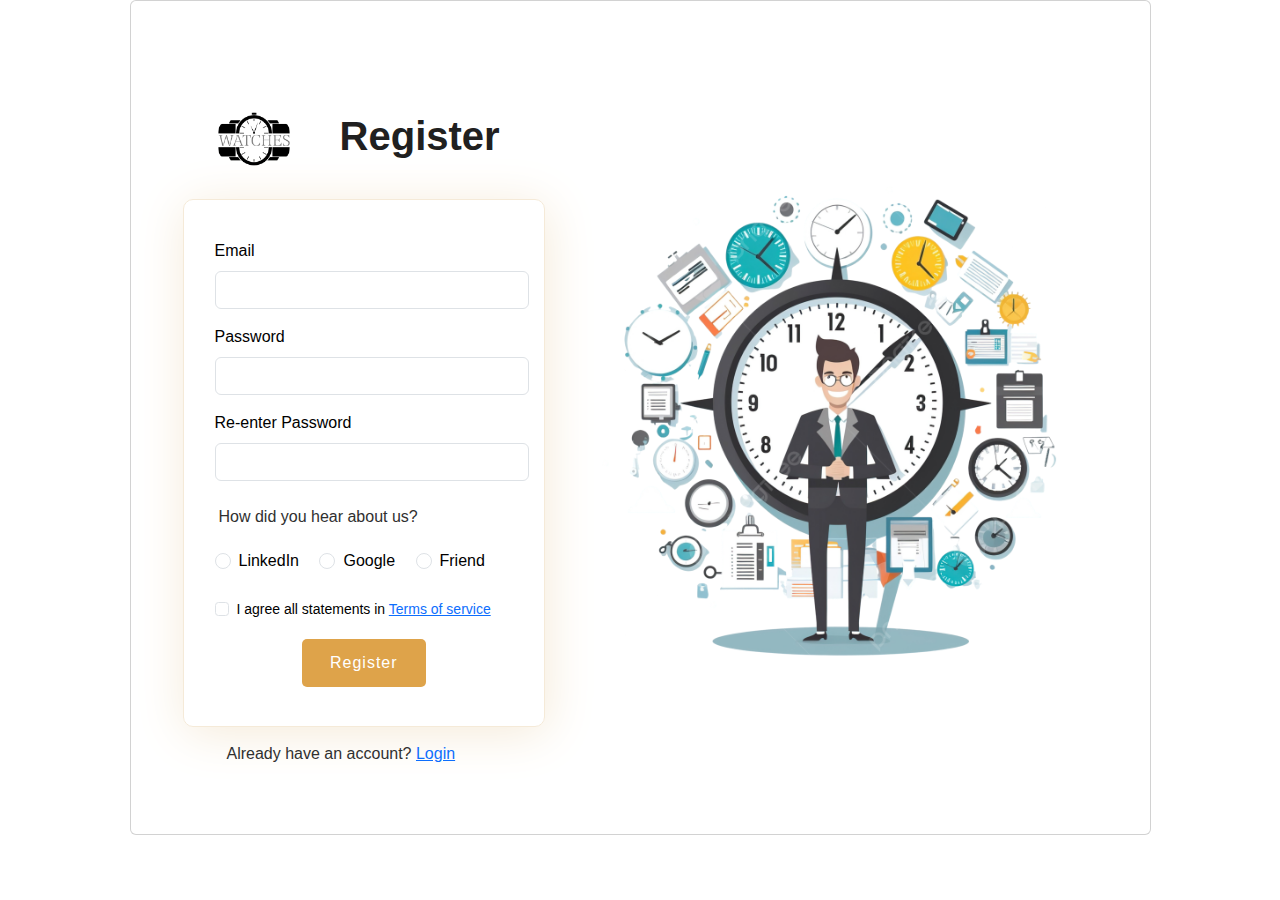
<file: register.html>
<!doctype html>
<html lang="en">
  <head>
    <meta charset="UTF-8" />
    <meta name="viewport" content="width=device-width, initial-scale=1.0" />
    <title>Ecommerce</title>
    <link rel="icon" href="images/logo2.png" />
    <link href="https://cdn.jsdelivr.net/npm/bootstrap@5.1.3/dist/css/bootstrap.min.css" rel="stylesheet">
    <link
      rel="stylesheet"
      href="https://cdn.jsdelivr.net/npm/bootstrap-icons@1.11.3/font/bootstrap-icons.min.css"
    />
    <link rel="stylesheet" href="css/style.css" />
  </head>
  <body>
    <main>
      <section class="vh-300">
        <div class="container justify-content-center">
          <div class="row d-flex justify-content-center align-items-center">
            <div class="col-lg-12 col-xl-11">
              <div class="card text-black">
                <div class="card-body p-md-5">
                  <div class="row justify-content-center">
                    <div class="col-lg-6 col-xl-5 order-2 order-lg-1">
                      <p class="h1-p fw-bold align-items-center">
                        <img src="images/logo2.png" alt="image" width="150" />
                        Register
                      </p>
                      <form class="mx-2 mx-md-1 form-p">
                        <div class="d-flex flex-row align-items-center mb-2">
                          <i class="fas fa-user fa-lg me-3 fa-fw"></i>
                          <div
                            data-mdb-input-init
                            class="form-outline flex-fill mb-0 mt-4"
                          >
                            <label class="form-label" for="form3Example1c"
                              >Email</label
                            >
                            <input
                              type="text"
                              id="form3Example1c"
                              class="form-control"
                              required
                            />
                          </div>
                        </div>
                        <div class="d-flex flex-row align-items-center mt-3">
                          <i class="fas fa-envelope fa-lg me-3 fa-fw"></i>
                          <div
                            data-mdb-input-init
                            class="form-outline flex-fill mb-0"
                          >
                            <label class="form-label" for="form3Example3c"
                              >Password</label
                            >
                            <input
                              type="password"
                              id="form3Example3c"
                              class="form-control"
                              required
                            />
                          </div>
                        </div>
                        <div class="d-flex flex-row align-items-center mt-3">
                          <i class="fas fa-envelope fa-lg me-3 fa-fw"></i>
                          <div
                            data-mdb-input-init
                            class="form-outline flex-fill mb-0"
                          >
                            <label class="form-label" for="form3Example3c"
                              >Re-enter Password</label
                            >
                            <input
                              type="password"
                              id="form4Example3c"
                              class="form-control"
                              required
                            />
                          </div>
                        </div>
                        <p class="fs-6 hear small mt-4">
                          How did you hear about us?
                        </p>
                        <div class="form-check form-check-inline radio-p">
                          <input
                            class="form-check-input"
                            type="radio"
                            name="hearAbout"
                            required
                          />
                          <label class="form-check-label">LinkedIn</label>
                        </div>
                        <div class="form-check form-check-inline">
                          <input
                            class="form-check-input"
                            type="radio"
                            name="hearAbout"
                            required
                          />
                          <label class="form-check-label">Google</label>
                        </div>
                        <div class="form-check form-check-inline">
                          <input
                            class="form-check-input"
                            type="radio"
                            name="hearAbout"
                            required
                          />
                          <label class="form-check-label">Friend</label>
                        </div>
                        <br /><br />
                        <div class="form-check d-flex iAgree small">
                          <input
                            class="form-check-input me-2"
                            type="checkbox"
                            value="agree"
                            id="form2Example3c"
                            required
                          />
                          <label class="form-check-label">
                            I agree all statements in
                            <a href="#!">Terms of service</a>
                          </label>
                        </div>
                        <div
                          class="d-flex justify-content-center mx-4 mb-3 mb-lg-4"
                        >
                          <a
                            href="index.html"
                            class="button-p text-decoration-none"
                          >
                            Register
                          </a>
                        </div>
                      </form>
                      <p id="registerLink" class="align-items-center">
                        Already have an account?
                        <a href="login.html">Login</a>
                      </p>
                    </div>
                    <div
                      class="col-md-10 col-lg-6 col-xl-7 d-flex align-items-center order-1 order-lg-2"
                    >
                      <img
                        src="images/register2.png"
                        alt="register"
                        class="img-fluid"
                      />
                    </div>
                  </div>
                </div>
              </div>
            </div>
          </div>
        </div>
        <div></div>
      </section>
    </main>
    <footer></footer>
    <script
      src="https://cdn.jsdelivr.net/npm/bootstrap@5.3.3/dist/js/bootstrap.bundle.min.js"
      integrity="sha384-YvpcrYf0tY3lHB60NNkmXc5s9fDVZLESaAA55NDzOxhy9GkcIdslK1eN7N6jIeHz"
      crossorigin="anonymous"
    ></script>
  </body>
</html>
</file>
<file: css/style.css>
.checkout-css {
  margin: 10;
  padding-left: 8rem;
  padding-right: 8rem;
}

.form-p {
  padding: 15px;
  margin-bottom: 0;
}

.iAgree{
  margin-left: 1rem;
  margin-bottom: -1rem;
}
.radio-p {
  margin-left: 1.0rem;
}

#homewatch1 {
  width: 4em;
  margin-right: 20px;
}

#homewatch2 {
  width: 5em;
  margin-right: 20px;
}

#homewatch3 {
  width: 3em;
  margin-right: 20px;
}

#heroimage {
  width: 300px;
  margin-left: 100px;

}

.nav-custom {
  padding-right: 1rem;
}

.headbg {
  transition: all 0.3s ease;
}
.results-text {
  font-weight: 600;
}

#signInLink {
  padding-left: 6rem;
  padding-bottom: 0px;
}

#registerLink {
  padding-left: 3rem;
  padding-bottom: 0px;
}

.cardbox {
  padding-left: 2rem;
  padding-bottom: 1rem;
}

.hear {
  padding-left: 20px;
}

.eyes-bg-info {
  background: #ebe8fc;
}

.eyes-btn {
  background: linear-gradient(to bottom, #e6d69d 0%, hsl(38, 90%, 58%) 100%);
  border-radius: 8px;
  color: #ffff;
  border: none;
  padding: 9px 25px;
  cursor: pointer;
  align-items: right;
}
#freeText {
  color: green;
}

.category img {
  width: 50px;
}

.bg-orange {
  background: #7a5614;
}

.bg-body-tertiary {
  background: #ffa500;
}

.bg-blue {
  background: #70c7da;
}

.bg-darkblue {
  background: #4b4bf1;
}

* {
  margin: 0;
  padding: 0;
  text-decoration: none;
  list-style: none;
  font-family: "Spartan", sans-serif;
  scroll-behavior: smooth;
}

.selector-for-some-widget {
  box-sizing: content-box;
}

.nav-item a:hover {
  color: #dea34a;
}

.nav-link .active {
  color: #dea34a;
}

.user:hover {
  color: #dea34a;
}

h1 {
  font-size: 50px;
  line-height: 64px;
  color: #202020;
}

.h1-p {
  font-size: 40px;
  color: #202020;
  margin-bottom: -0.95rem;
}

.home-h3{
  color: #a27a0d;
  font-weight: 600;
}
h2 {
  font-size: 46px;

  font-weight: 700;
  color: #202020;
}

h4 {
  font-size: 20px;
  color: #303030;
}

h6 {
  font-weight: 700;
  font-size: 12px;
  color: #303030;
}

p {
  font-size: 16px;
  color: #303030;
  margin: 15px 0 20px 0;
}

span {
  color: #dea34a;
}

.nav-link .active {
  color: #dea34a;
}

.button {
  display: inline-block;
  padding: 12px 28px;
  background-color: #dea34a;
  border-radius: 5px;
  color: #fff;
  font-size: 1rem;
  letter-spacing: 1px;
  font-weight: 500;
  transition: all 0.45s ease;
  margin: 20px 0px;
}

.button:hover {
  transform: scale(0.9);
}

.button-p {
  display: inline-block;
  padding: 12px 28px;
  background-color: #dea34a;
  border-radius: 5px;
  color: #fff;
  font-size: 1rem;
  letter-spacing: 1px;
  font-weight: 500;
  transition: all 0.45s ease;
  margin-top: 2rem;
  text-decoration: none;
}

.button-p1 {
  display: inline-block;
  padding: 12px 28px;
  background-color: #dea34a;
  border-radius: 5px;
  color: #fff;
  font-size: 1rem;
  letter-spacing: 1px;
  font-weight: 500;
  transition: all 0.45s ease;
  text-decoration: none;
}

.button-p2 {
  display: inline-block;
  padding: 15px 107px;
  background-color: #aa987d;
  border-radius: 5px;
  color: #fff;
  font-size: 1rem;
  letter-spacing: 1px;
  font-weight: 500;
  transition: all 0.45s ease;
  text-decoration: none;
}
.button-p3 {
  display: inline-block;
  padding: 12px 42px;
  background-color: #dea34a;
  border-radius: 5px;
  color: #fff;
  font-size: 1rem;
  letter-spacing: 1px;
  font-weight: 500;
  transition: all 0.45s ease;
  text-decoration: none;
}
.button-p3:hover {
  transform: scale(0.9);
}
.button-p:hover {
  transform: scale(0.9);
}
.button-p2:hover {
  transform: scale(0.9);
}
.button-p1:hover {
  transform: scale(0.9);
}

.nav-item a:hover {
  color: #dea34a;
  box-shadow: 2px 6px 50px #f5ead8;
  border-radius: 10px;
  border: 1px solid #f5ead8;
}


.navbar {
  padding: 3rem 2 rem;
  height: 0rem;
  min-height: 12vh;
}

.hero {
  display: flex;
  flex-direction: column;
  align-items: flex-start;
  justify-content: center;
  padding: 0 80px;
  background-image: url("../images/herobg.jpeg");
  width: 100%;
  height: 90vh;
  background-size: cover;
  background-position: left 50%;
}

.footer {
  background-color: #303030;
  padding: 40px 20px;
}

.footer-col {
  display: flex;
  flex-direction: column;
  margin-bottom: 40px;
}

.footer-col h4 {
  color: #fff;
  margin-bottom: 35px;
  position: relative;
  font-weight: 600;
  font-size: 17px;
}

.footer-col h4::before {
  content: "";
  position: absolute;
  left: 0;
  bottom: -10px;
  height: 2px;
  box-sizing: border-box;
  background-color: #dea34a;
  width: 50px;
  transition: all 0.5s ease;
}

.footer-col a:not(:last-child) {
  margin-bottom: 10px;
}

.footer-col a {
  font-size: 15px;
  color: #fff;
  font-weight: 300;
  display: block;
  transition: all 0.3s ease;
}

.footer-col a:hover {
  color: #dea34a;
  padding-left: 10px;
}

.footer-col .social-links a {
  display: inline-block;
  height: 40px;
  width: 40px;
  background-color: rgba(225, 225, 225, 0.2);
  margin: 0 10px 10x 0;
  text-align: center;
  line-height: 40px;
  border-radius: 50px;
  color: #fff;
  transition: all 0.5s ease;
}

.footer-col .social-links a:hover {
  color: #303030;
  background-color: #fff;
}

.price-text {
  font-size: 2.2rem; 
  font-weight: bold;
  color: #333;
  margin-right: 10px; 
}

.add-to-cart-btn {
  padding: 0.5rem 1.5rem;
  font-size: 1rem; 
  letter-spacing: 0.05rem; 
  background-color: #d4a00f;
  color: #fff;
  transition: background-color 0.3s ease, transform 0.3s ease, box-shadow 0.3s ease; 
}

.add-to-cart-btn:hover {
  background-color: #ffc107; 
  transform: translateY(-2px);
  box-shadow: 0 4px 8px rgba(0, 0, 0, 0.1); 
}


.card {
  transition: box-shadow 0.3s ease;
}

.card:hover {
  box-shadow: 0 5px 15px rgba(0, 0, 0, 0.15);
}

form {
  box-shadow: 2px 6px 50px #f5ead8;
  border-radius: 10px;
  border: 1px solid #f5ead8;
  margin-bottom: 100px;
}

#userInfoContainer {
  padding:1rem;
}

.productCol {
  border: 1px solid #f5ead8;
  border-radius: 25px;
  transition: 0.2s;
  position: relative;
  box-shadow: 20px 20px 30px rgba(0, 0, 0, 0.1);
  margin: 15px 10px;
}
.cartWidth{
  width: 25px;
}
#cartImage{
  width: 150px;
  margin: 0.7rem;
}
.productCol-checkout {
  border: 1px solid #f5ead8;
  border-radius: 25px;
  transition: 0.2s;
  position: relative;
  box-shadow: 20px 20px 30px rgba(0, 0, 0, 0.1);
  margin: 3em 3em 3em 3em;
}
.productCol-cart {
  border: 1px solid #f5ead8;
  border-radius: 25px;
  transition: 0.2s;
  position: relative;
  box-shadow: 20px 20px 30px rgba(0, 0, 0, 0.1);
  margin: 15px 10px;
  padding: 1em 1em;
}
.hsb {
  background-color: #faf7ed95;
  cursor: pointer;
  display: block;
  transition: all 0.3s ease;
}
.results-bar {
  background: #fffbea; 
  border: 1px solid #ffebb4; 
}

.results-count .badge {
  background-color: #ffc107; 
  font-size: 0.9em; 
  color: #333;
}

.sort-dropdown .btn {
  color: #ffc107; 
  border-color: #ffc107; 
}

.sort-dropdown .current-sort {
  font-weight: bold; 
}

.sort-dropdown .dropdown-menu {
  right: 0; 
}


.btn-outline-yellow {
  color: #ffc107;
  border-color: #ffc107;
}

.btn-outline-yellow:hover {
  background-color: #ffeb3b;
  color: #212529;
}


.sort-dropdown .dropdown-item:hover {
  background-color: #fff3cd;
}

.bg-yellow {
  background-color: #ffc107; 
  color: #333; 
}

* {
  box-sizing: border-box;
  margin: 0;
  padding: 0;
}


.cart-container {
  font-family: Arial, sans-serif;
  max-width: 960px;
  margin: 30px auto;
  display: flex;
  flex-direction: column;
}

.cart-heading {
  font-size: 24px;
  margin-bottom: 20px;
  color: #333;
}

.cart-item-count {
  color: #FFC107; 
}

.cart-content {
  display: flex;
  justify-content: space-between;
}

.cart-items {
  flex: 1;
  margin-right: 20px;
}

.cart-item {
  display: flex;
  align-items: center;
  padding: 10px 0;
  border-bottom: 1px solid #d2cdcd;
}

.product-info {
  display: flex;
  align-items: center;
  flex: 2;
}

.product-image {
  width: 15rem;
  margin-left: 2rem;
  margin-bottom: -3rem;
  align-items:center
}
.cartProduct {
  width: 3rem;
  margin: 1rem 1rem;
}
.watch3{
  width: 14rem;
  margin-top: 1rem;
  margin-left: 2rem;
  margin-bottom: 0.7rem;
}
.watch4{
  width: 14rem;
  margin-top: 1rem;
  margin-left: 4rem;
  margin-bottom: 0.7rem;
}
.watch5{
  margin-top: 1rem;
  margin-left: 1.5rem;
  margin-bottom: 1rem;
}
.product-bg{
  background-color: #e0ded368;
}

.product-details {
  display: flex;
  flex-direction: column;
}

.product-name {
  font-weight: bold;
  color: #333;
}

.product-description {
  color: #666;
}

.product-pricing,
.product-quantity,
.product-removal {
  flex: 1;
  display: flex;
  align-items: center;
  justify-content: center;
}

.price {
  font-size: 18px;
  color: #333;
}

.quantity-input {
  width: 60px;
  text-align: center;
}

.remove-product {
  border: none;
  background-color: #FF6B6B;
  color: white;
  padding: 5px 10px;
  cursor: pointer;
}

.remove-product:hover {
  background-color: #FF5252;
}

.cart-summary {
  width: 300px;
  padding: 20px;
  background: #F9F9F9;
  border: 1px solid #E0E0E0;
  border: rounded;
}

.coupon-section,
.total-section {
  margin-bottom: 20px;
}

.coupon-input {
  width: 100%;
  margin-bottom: 10px;
  padding: 10px;
  border: 1px solid #E0E0E0;
}

.btn-apply {
  width: 100%;
  padding: 10px;
  background-color: #FFC107; /* Yellow theme color */
  color: white;
  border: none;
  cursor: pointer;
}

.subtotal {
  display: flex;
  justify-content: space-between;
  margin-bottom: 10px;
}

.total {
  display: flex;
  justify-content: space-between;
  font-weight: bold;
  color: #333;
  margin-bottom: 20px;
}

.btn-checkout {
  width: 100%;
  padding: 10px;
  background-color: #FFC107; /* Yellow theme color */
  color: white;
  border: none;
  cursor: pointer;
  margin-bottom: 10px;
}

.btn-checkout:hover {
  background-color: #E0A800; /* Darker yellow on hover */
}

.payment-methods {
  text-align: center;
  color: #666;
}

.payment-icons {
  display: flex;
  justify-content: center;
  gap: 20px; 
  margin-top: 10px;
}

.payment-icons i {
  color: #333; 
}
</file>
